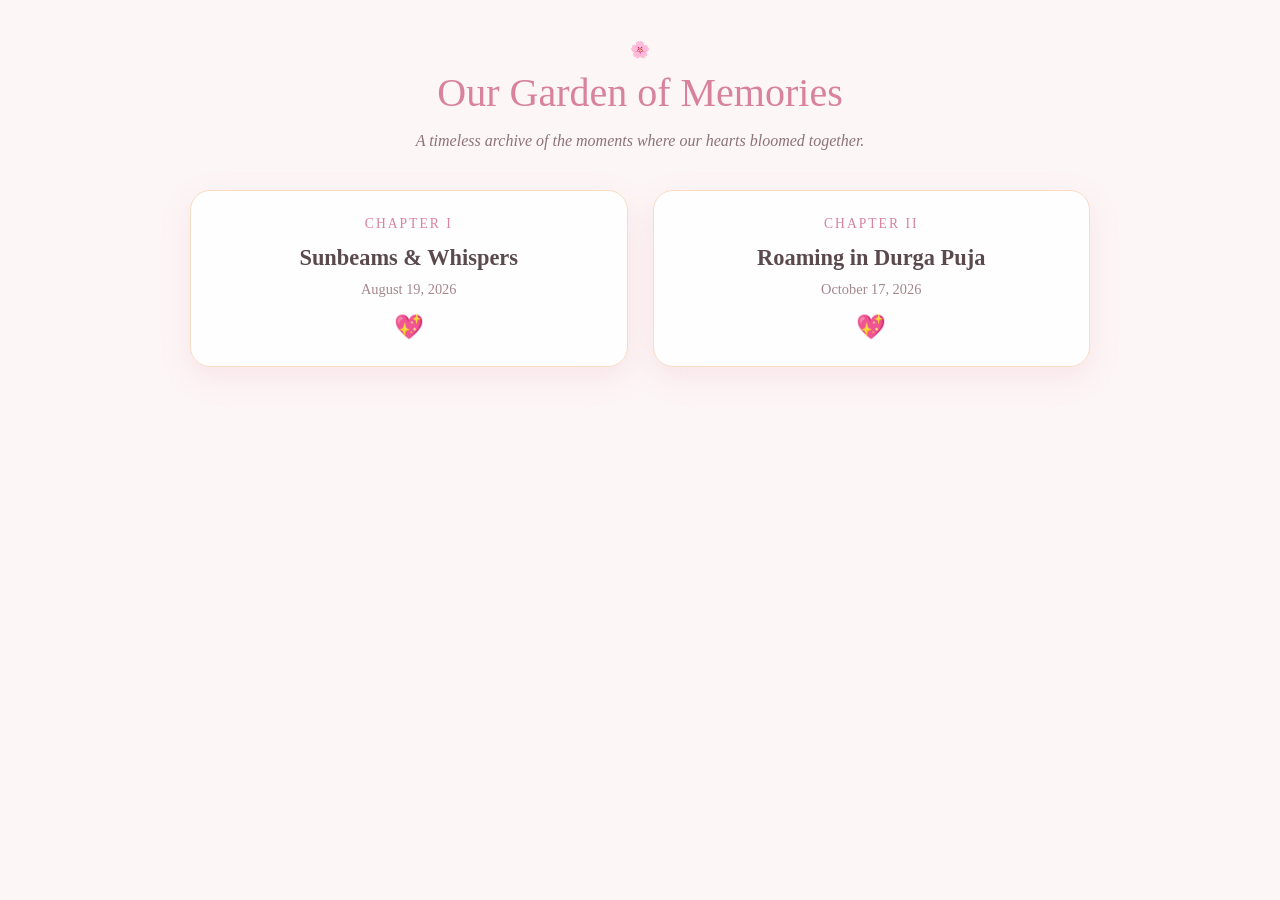
<file: index.html>
<!DOCTYPE html>
<html lang="en">
<head>
  <meta charset="UTF-8" />
  <meta name="viewport" content="width=device-width, initial-scale=1.0" />
  <title>Our Garden of Memories</title>
  <link rel="stylesheet" href="style.css" />
</head>
<body>
  <div class="heart-bg"></div>
  
  <main class="container">
    <header class="hero">
      <span class="heart-icon">🌸</span>
      <h1>Our Garden of Memories</h1>
      <p class="subtitle">A timeless archive of the moments where our hearts bloomed together.</p>
    </header>

    <section class="card-grid" id="datesContainer">
      <!-- Date cards are generated dynamically via JS -->
    </section>
  </main>

  <script src="script.js"></script>
</body>
</html>
</file>
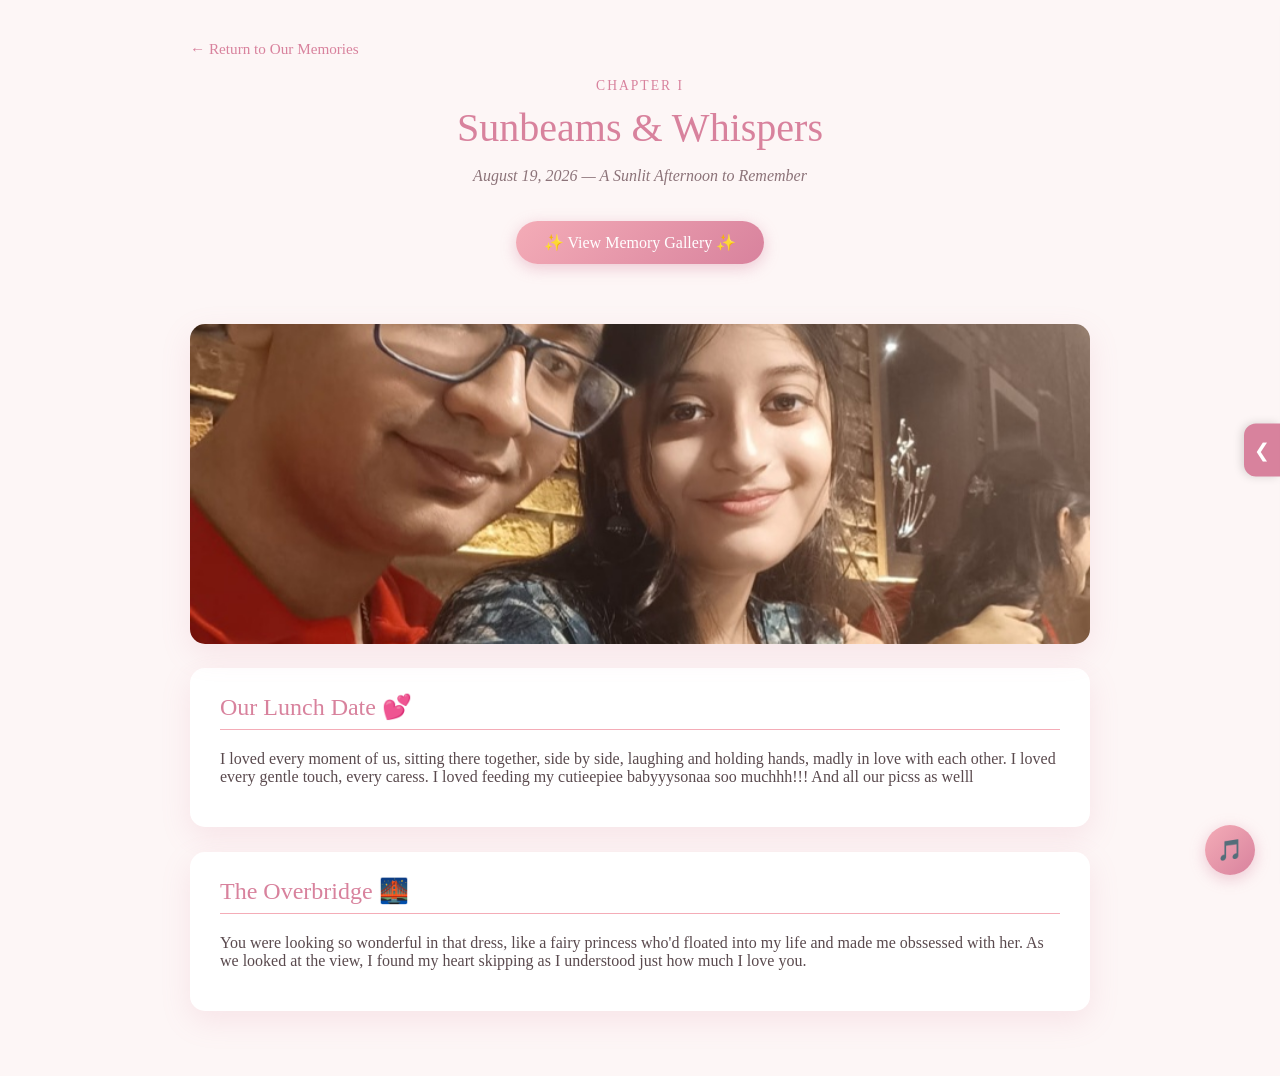
<file: date1.html>
<!DOCTYPE html>
<html lang="en">
<head>
  <meta charset="UTF-8" />
  <meta name="viewport" content="width=device-width, initial-scale=1.0" />
  <title>Chapter I: Sunbeams & Whispers</title>
  <link rel="stylesheet" href="style.css" />
</head>
<body>
  <div id="particle-container" class="particle-container"></div>

  <main class="container detail-container">
    <a href="index.html" class="back-link">← Return to Our Memories</a>
    
    <header class="hero">
      <span class="card-number">Chapter I</span>
      <h1>Sunbeams & Whispers</h1>
      <p class="subtitle">August 19, 2026 — A Sunlit Afternoon to Remember</p>
      
      <button id="togglePhotosBtn" class="photo-btn">
        <span class="btn-heart">✨</span> View Memory Gallery <span class="btn-heart">✨</span>
      </button>
    </header>

    <img src="pic3.jpg" alt="Our First Afternoon" class="hero-img previewable" />

    <section class="story-section">
      <h2>Our Lunch Date 💕</h2>
      <p>I loved every moment of us, sitting there together, side by side, laughing and holding hands, madly in love with each other. I loved every gentle touch, every caress. I loved feeding my cutieepiee babyyysonaa soo muchhh!!! And all our picss as welll</p>
    </section>

    <section class="story-section">
      <h2>The Overbridge 🌉</h2>
      <p>You were looking so wonderful in that dress, like a fairy princess who'd floated into my life and made me obssessed with her. As we looked at the view, I found my heart skipping as I understood just how much I love you.</p>
    </section>

    <section id="photoGallerySection" class="golden-gallery-section hidden">
      <h2 class="gallery-title">My Favourite Memories💖</h2>
      <p class="gallery-subtitle">Moments woven together by fate, shimmering under the warm afternoon sun.</p>
      
      <div class="golden-thread-container">
        <svg id="goldenLinesSvg" class="golden-svg"></svg>
        
        <div class="connected-photos-grid">
          <div class="photo-node" id="photo1">
            <img src="pic1.jpg" alt="Memory 1" class="previewable" />
          </div>

          <div class="photo-node offset-down" id="photo2">
            <img src="pic3.jpg" alt="Memory 2" class="previewable" />
          </div>

          <div class="photo-node" id="photo3">
            <img src="pic4.jpg" alt="Memory 3" class="previewable" />
          </div>

          <div class="photo-node offset-down" id="photo4">
            <img src="pic2.jpg" alt="Memory 4" class="previewable" />
          </div>
        </div>
      </div>
    </section>
  </main>

  <!-- Fullscreen Lightbox Modal -->
  <div id="lightboxModal" class="lightbox-modal">
    <span class="close-lightbox">&times;</span>
    
    <div class="lightbox-image-wrapper">
      <img id="lightboxImg" class="lightbox-content" alt="Full view memory" />
      <span id="lightboxSecretBadge" class="lightbox-secret-badge"></span>
    </div>
  </div>

  <!-- Music Toggle Floating Button & Audio Element -->
  <button id="musicToggleBtn" class="music-btn" title="Toggle Romantic Music">
    <span id="musicIcon">🎵</span>
  </button>
  <audio id="bgMusic" loop src="background.mp3"></audio>

  <!-- Side Arrow Trigger Button -->
  <button id="openSideGalleryBtn" class="side-arrow-btn" title="Open Full Gallery">
    ❮
  </button>

  <!-- Sliding Side Gallery Drawer -->
  <aside id="sideGallery" class="side-gallery">
    <div class="side-gallery-header">
      <h3>Memory Vault 💕</h3>
      <button id="closeSideGalleryBtn" class="close-side-btn">&times;</button>
    </div>
    <div class="side-gallery-grid" id="sideGalleryGrid">
      <!-- Dynamically populated with 20182.jpg through 20210.jpg via script.js -->
    </div>
  </aside>

  <script src="script.js"></script>
</body>
</html>
</file>
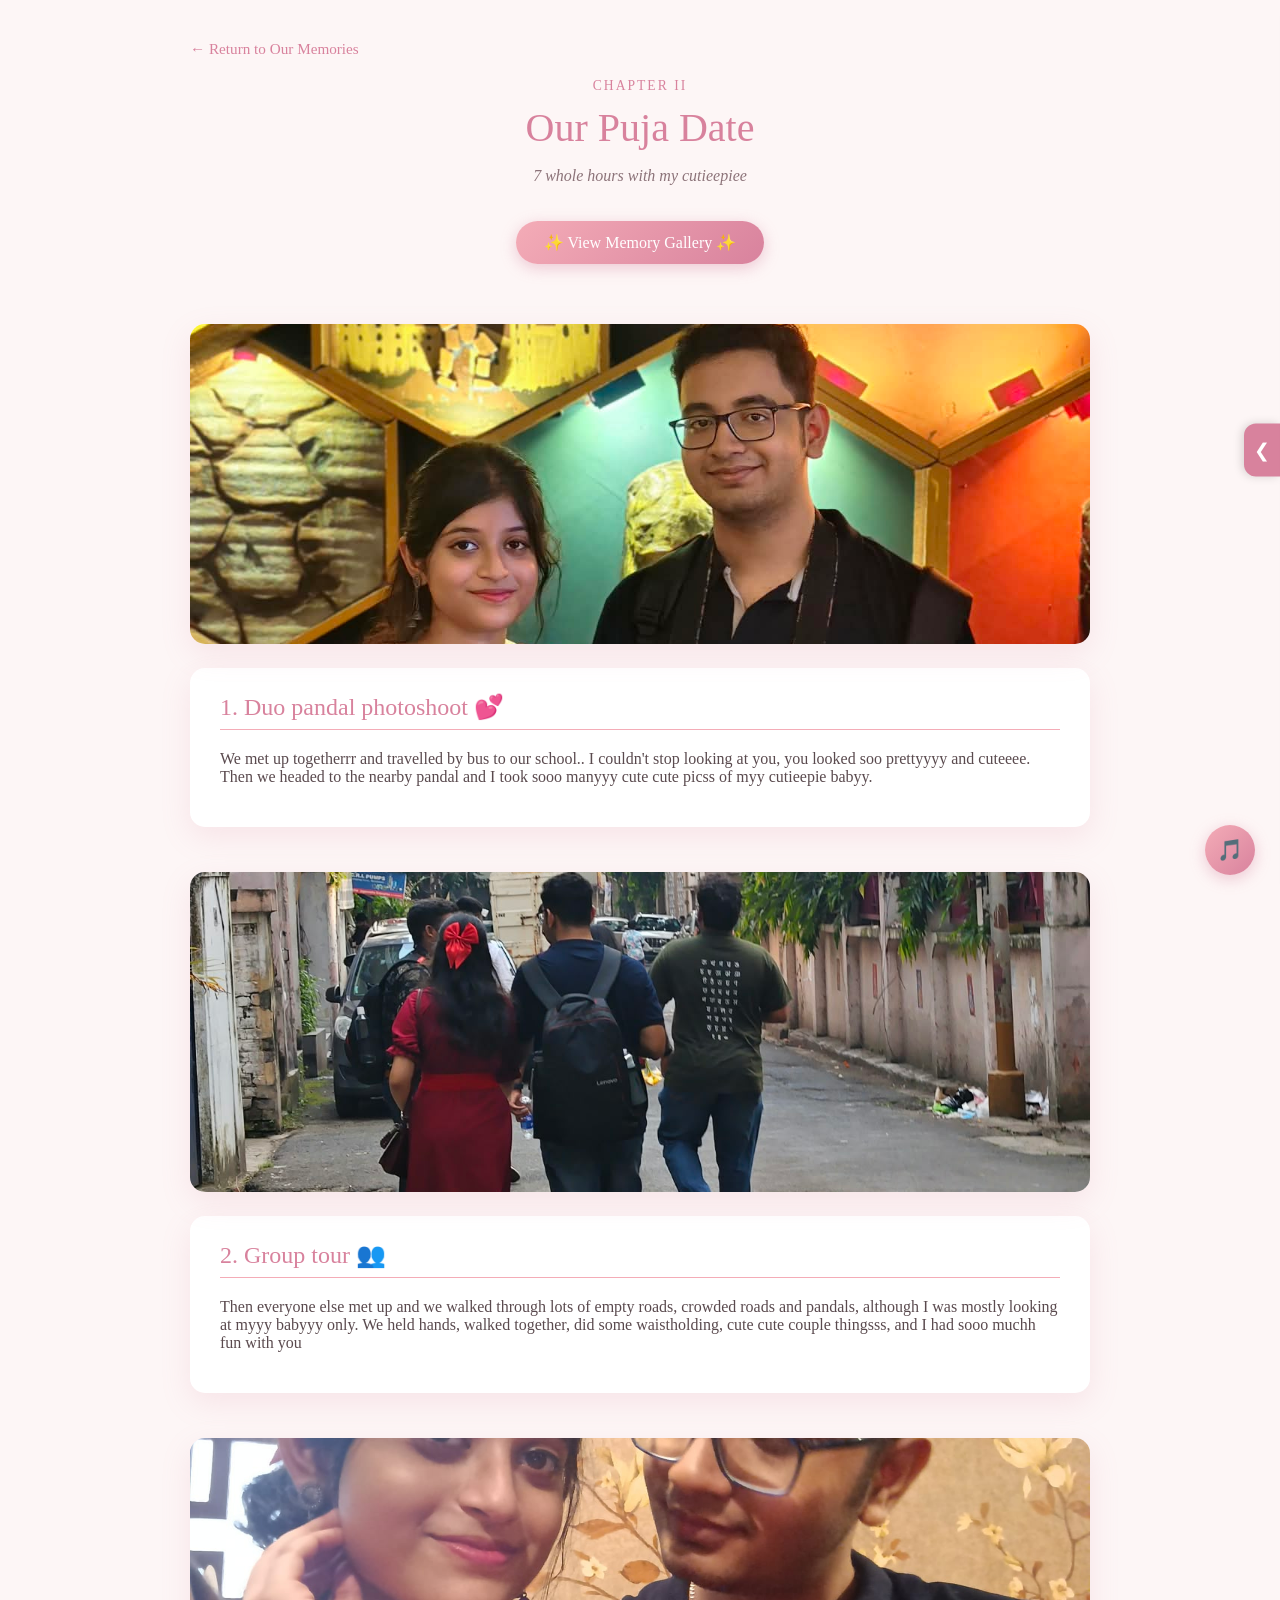
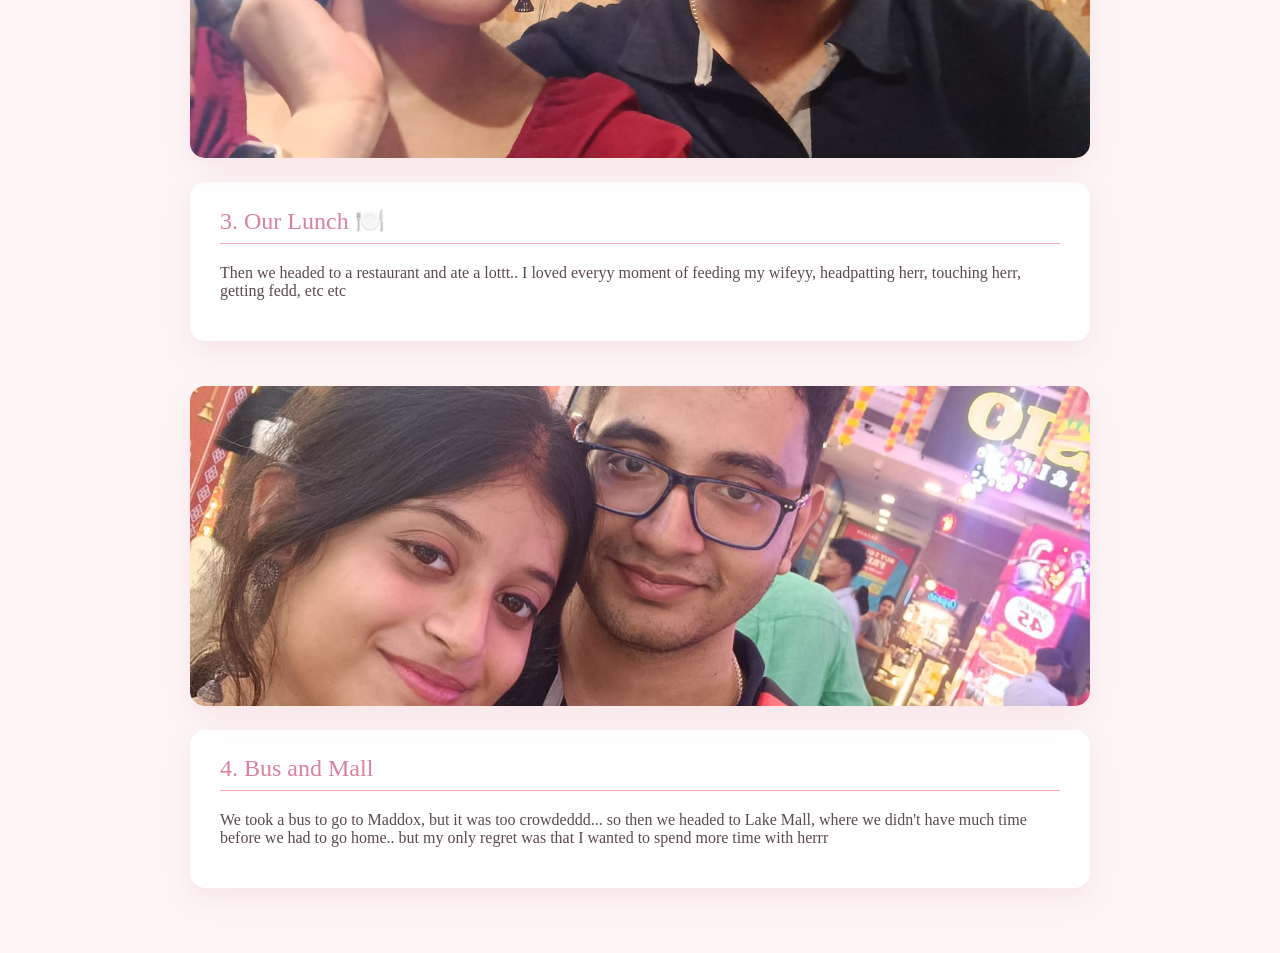
<file: date2.html>
<!DOCTYPE html>
<html lang="en">
<head>
  <meta charset="UTF-8" />
  <meta name="viewport" content="width=device-width, initial-scale=1.0" />
  <title>Chapter II: Our Puja date</title>
  <link rel="stylesheet" href="style.css" />
</head>
<body>
  <div id="particle-container" class="particle-container"></div>

  <main class="container detail-container">
    <a href="index.html" class="back-link">← Return to Our Memories</a>
    
    <header class="hero">
      <span class="card-number">Chapter II</span>
      <h1>Our Puja Date</h1>
      <p class="subtitle">7 whole hours with my cutieepiee </p>
      
      <button id="togglePhotosBtn" class="photo-btn">
        <span class="btn-heart">✨</span> View Memory Gallery <span class="btn-heart">✨</span>
      </button>
    </header>

    <img src="date2photos/41.jpg" alt="Our First Afternoon" class="hero-img previewable" />

    <!-- Blank Event Sections -->
    <section class="story-section">
      <h2>1. Duo pandal photoshoot 💕</h2>
      <p>We met up togetherrr and travelled by bus to our school.. I couldn't stop looking at you, you looked soo prettyyyy and cuteeee. 
         Then we headed to the nearby pandal and I took sooo manyyy cute cute picss of myy cutieepie babyy.
      </p>
    </section>

    <img src="date2photos/15.jpg" alt="Our First Afternoon" class="hero-img previewable" />

    <section class="story-section">
      <h2>2. Group tour 👥</h2>
      <p>Then everyone else met up and we walked through lots of empty roads, crowded roads and pandals, although I was mostly looking at myyy babyyy only. 
        We held hands, walked together, did some waistholding, cute cute couple thingsss, and I had sooo muchh fun with you</p>
    </section>

    <img src="date2photos/47.jpg" alt="Our First Afternoon" class="hero-img previewable" />

    <section class="story-section">
      <h2>3. Our Lunch 🍽️</h2>
      <p>Then we headed to a restaurant and ate a lottt.. I loved everyy moment of feeding my wifeyy, headpatting herr, touching herr, getting fedd, etc etc</p>
    </section>

    <img src="date2photos/48.jpg" alt="Our First Afternoon" class="hero-img previewable" />

    <section class="story-section">
      <h2>4. Bus and Mall</h2>
      <p>We took a bus to go to Maddox, but it was too crowdeddd... so then we headed to Lake Mall, 
        where we didn't have much time before we had to go home.. but my only regret was that I wanted to spend more time with herrr</p>
    </section>

    <section id="photoGallerySection" class="golden-gallery-section hidden">
      <h2 class="gallery-title">My Favourite Memories💖</h2>
      <p class="gallery-subtitle">Moments woven together by fate, shimmering under the warm afternoon sun.</p>
      
      <div class="golden-thread-container">
        <svg id="goldenLinesSvg" class="golden-svg"></svg>
        
        <div class="connected-photos-grid">
          <div class="photo-node" id="photo1">
            <img src="date2photos/2.jpg" alt="Memory 1" class="previewable" />
          </div>

          <div class="photo-node offset-down" id="photo2">
            <img src="date2photos/3.jpg" alt="Memory 2" class="previewable" />
          </div>

          <div class="photo-node" id="photo3">
            <img src="date2photos/4.jpg" alt="Memory 3" class="previewable" />
          </div>

          <div class="photo-node offset-down" id="photo4">
            <img src="date2photos/5.jpg" alt="Memory 4" class="previewable" />
          </div>
        </div>
      </div>
    </section>
  </main>

  <!-- Fullscreen Lightbox Modal -->
  <div id="lightboxModal" class="lightbox-modal">
    <span class="close-lightbox">&times;</span>
    
    <div class="lightbox-image-wrapper">
      <img id="lightboxImg" class="lightbox-content" alt="Full view memory" />
      <span id="lightboxSecretBadge" class="lightbox-secret-badge"></span>
    </div>
  </div>

  <!-- Music Toggle Floating Button & Audio Element -->
  <button id="musicToggleBtn" class="music-btn" title="Toggle Romantic Music">
    <span id="musicIcon">🎵</span>
  </button>
  <audio id="bgMusic" loop src="background.mp3"></audio>

  <!-- Side Arrow Trigger Button -->
  <button id="openSideGalleryBtn" class="side-arrow-btn" title="Open Full Gallery">
    ❮
  </button>

  <!-- Sliding Side Gallery Drawer -->
  <aside id="sideGallery" class="side-gallery">
    <div class="side-gallery-header">
      <h3>Memory Vault 💕</h3>
      <button id="closeSideGalleryBtn" class="close-side-btn">&times;</button>
    </div>
    <div class="side-gallery-grid" id="sideGalleryGrid">
      <!-- Dynamically populated with date2photos/1.jpg through date2photos/50.jpg -->
    </div>
  </aside>

  <script src="script.js"></script>
</body>
</html>
</file>
<file: style.css>
:root {
  --bg-color: #fdf6f6;
  --card-bg: rgba(255, 255, 255, 0.85);
  --primary-pink: #f4acb7;
  --deep-rose: #d8829d;
  --soft-text: #5a4a4e;
  --accent-gold: #e2b4bd;
  --shadow: 0 10px 30px rgba(216, 130, 157, 0.15);
}

/* ==========================================================================
   Base & Layout
   ========================================================================== */
body {
  margin: 0;
  padding: 0;
  font-family: 'Georgia', serif;
  background-color: var(--bg-color);
  color: var(--soft-text);
  min-height: 100vh;
  display: flex;
  justify-content: center;
  position: relative;
  overflow-x: hidden;
}

.container {
  max-width: 900px;
  width: 90%;
  padding: 40px 20px;
}

/* ==========================================================================
   Hero Header
   ========================================================================== */
.hero {
  text-align: center;
  margin-bottom: 40px;
}

.hero h1 {
  font-size: 2.5rem;
  color: var(--deep-rose);
  margin: 10px 0;
  font-weight: normal;
}

.subtitle {
  font-style: italic;
  color: #8c7379;
}

.card-number {
  font-size: 0.85rem;
  letter-spacing: 2px;
  text-transform: uppercase;
  color: var(--deep-rose);
  margin-bottom: 8px;
  display: block;
}

.back-link {
  display: inline-block;
  margin-bottom: 20px;
  color: var(--deep-rose);
  text-decoration: none;
  font-size: 0.95rem;
  transition: color 0.2s ease;
}

.back-link:hover {
  color: #b55d78;
}

/* ==========================================================================
   Landing Page Grid & Cards (index.html)
   ========================================================================== */
.card-grid {
  display: grid;
  grid-template-columns: repeat(auto-fit, minmax(260px, 1fr));
  gap: 25px;
}

.date-card {
  background: var(--card-bg);
  border-radius: 20px;
  padding: 25px;
  text-align: center;
  border: 1px solid #f9dcc4;
  box-shadow: var(--shadow);
  transition: transform 0.3s ease, box-shadow 0.3s ease;
  text-decoration: none;
  color: inherit;
  display: flex;
  flex-direction: column;
  align-items: center;
}

.date-card:hover {
  transform: translateY(-8px);
  box-shadow: 0 15px 35px rgba(216, 130, 157, 0.25);
}

.card-title {
  font-size: 1.4rem;
  margin: 5px 0 10px;
  color: var(--soft-text);
}

.card-date {
  font-size: 0.9rem;
  color: #a3888e;
  margin-bottom: 15px;
}

.heart-badge {
  font-size: 1.5rem;
  margin-top: auto;
}

/* ==========================================================================
   Detail Page Structure (date1.html)
   ========================================================================== */
.hero-img {
  width: 100%;
  height: 320px;
  object-fit: cover;
  border-radius: 15px;
  margin: 20px 0;
  box-shadow: var(--shadow);
  cursor: pointer;
  transition: transform 0.3s ease;
}

.hero-img:hover {
  transform: scale(1.01);
}

.story-section {
  background: white;
  padding: 25px 30px;
  border-radius: 15px;
  margin-bottom: 25px;
  box-shadow: var(--shadow);
}

.story-section h2 {
  color: var(--deep-rose);
  font-weight: normal;
  border-bottom: 1px solid var(--primary-pink);
  padding-bottom: 8px;
  margin-top: 0;
}

/* ==========================================================================
   Buttons
   ========================================================================== */
.photo-btn {
  margin-top: 20px;
  background: linear-gradient(135deg, #f4acb7, #d8829d);
  color: white;
  border: none;
  padding: 12px 28px;
  border-radius: 30px;
  font-family: 'Georgia', serif;
  font-size: 1rem;
  cursor: pointer;
  box-shadow: 0 4px 15px rgba(216, 130, 157, 0.4);
  transition: all 0.3s ease;
  outline: none;
}

.photo-btn:hover {
  transform: translateY(-2px) scale(1.04);
  box-shadow: 0 6px 20px rgba(216, 130, 157, 0.6);
}

.photo-btn:active {
  transform: translateY(0) scale(0.98);
}

/* ==========================================================================
   Golden Lines Gallery & Micro Photo Badges
   ========================================================================== */
.golden-gallery-section {
  background: rgba(255, 255, 255, 0.9);
  padding: 30px 20px;
  border-radius: 20px;
  margin: 30px 0;
  box-shadow: var(--shadow);
  border: 1px solid #f9dcc4;
  transition: opacity 0.5s ease;
}

.golden-gallery-section.hidden {
  display: none;
}

.gallery-title {
  text-align: center;
  color: var(--deep-rose);
  margin-bottom: 5px;
  font-weight: normal;
}

.gallery-subtitle {
  text-align: center;
  font-style: italic;
  color: #8c7379;
  margin-bottom: 25px;
  font-size: 0.9rem;
}

.golden-thread-container {
  position: relative;
  width: 100%;
}

.golden-svg {
  position: absolute;
  top: 0;
  left: 0;
  width: 100%;
  height: 100%;
  pointer-events: none;
  z-index: 1;
}

.connected-photos-grid {
  display: grid;
  grid-template-columns: repeat(4, 1fr);
  gap: 10px;
  justify-items: center;
  align-items: center;
  position: relative;
  z-index: 2;
  padding: 25px 0;
}

/* Small Circular Photo Badges */
.photo-node {
  width: 80px;
  height: 80px;
  background: white;
  padding: 5px;
  border-radius: 50%;
  box-shadow: 0 4px 15px rgba(216, 130, 157, 0.3);
  border: 2px solid #fceade;
  transition: transform 0.3s ease, box-shadow 0.3s ease;
  display: flex;
  align-items: center;
  justify-content: center;
  box-sizing: border-box;
  cursor: pointer;
}

.photo-node:hover {
  transform: scale(1.2);
  box-shadow: 0 6px 20px rgba(216, 130, 157, 0.5);
}

.photo-node.offset-down {
  transform: translateY(25px);
}

.photo-node.offset-down:hover {
  transform: translateY(25px) scale(1.2);
}

.photo-node img {
  width: 100%;
  height: 100%;
  object-fit: cover;
  border-radius: 50%;
}

/* ==========================================================================
   Full-Size Lightbox Modal
   ========================================================================== */
.lightbox-modal {
  display: none;
  position: fixed;
  z-index: 9999;
  left: 0;
  top: 0;
  width: 100vw;
  height: 100vh;
  background-color: rgba(40, 25, 30, 0.88);
  backdrop-filter: blur(8px);
  justify-content: center;
  align-items: center;
}

.lightbox-content {
  max-width: 90%;
  max-height: 85vh;
  object-fit: contain;
  border-radius: 16px;
  box-shadow: 0 15px 40px rgba(0, 0, 0, 0.6);
  border: 4px solid #ffffff;
  animation: zoomIn 0.3s cubic-bezier(0.175, 0.885, 0.32, 1.275);
}

.close-lightbox {
  position: absolute;
  top: 25px;
  right: 35px;
  color: #ffffff;
  font-size: 45px;
  font-weight: bold;
  cursor: pointer;
  user-select: none;
  transition: transform 0.2s ease, color 0.2s ease;
}

.close-lightbox:hover {
  transform: scale(1.2);
  color: var(--primary-pink);
}

@keyframes zoomIn {
  from { transform: scale(0.4); opacity: 0; }
  to { transform: scale(1); opacity: 1; }
}

/* ==========================================================================
   Floating Particles (Hearts & Wisps)
   ========================================================================== */
.particle-container {
  position: fixed;
  top: 0;
  left: 0;
  width: 100%;
  height: 100%;
  pointer-events: none;
  z-index: -1;
  overflow: hidden;
}

.floating-heart, .wisp {
  position: absolute;
  bottom: -10%;
  opacity: 0;
  animation: floatUp linear forwards;
}

.wisp {
  width: 12px;
  height: 12px;
  background: radial-gradient(circle, rgba(244, 172, 183, 0.8) 0%, rgba(255, 255, 255, 0) 70%);
  border-radius: 50%;
  filter: blur(2px);
}

@keyframes floatUp {
  0% {
    transform: translateY(0) translateX(0) scale(0.8);
    opacity: 0;
  }
  20% {
    opacity: 0.8;
  }
  50% {
    transform: translateY(-50vh) translateX(20px) scale(1);
  }
  80% {
    opacity: 0.6;
  }
  100% {
    transform: translateY(-110vh) translateX(-20px) scale(1.2);
    opacity: 0;
  }
}

/* ==========================================================================
   Responsive Adaptations
   ========================================================================== */
@media (max-width: 600px) {
  .connected-photos-grid {
    grid-template-columns: repeat(2, 1fr);
    gap: 30px 10px;
  }
  
  .photo-node.offset-down {
    transform: translateY(0);
  }
  
  .photo-node.offset-down:hover {
    transform: scale(1.2);
  }

  .hero h1 {
    font-size: 2rem;
  }
}

/* --- Floating Music Button --- */
.music-btn {
  position: fixed;
  bottom: 25px;
  right: 25px;
  width: 50px;
  height: 50px;
  border-radius: 50%;
  background: linear-gradient(135deg, #f4acb7, #d8829d);
  color: white;
  border: none;
  font-size: 1.3rem;
  cursor: pointer;
  box-shadow: 0 4px 15px rgba(216, 130, 157, 0.4);
  z-index: 1000;
  transition: transform 0.3s ease;
}

.music-btn:hover {
  transform: scale(1.1);
}

.music-btn.playing {
  animation: pulse 1.5s infinite;
}

@keyframes pulse {
  0% { box-shadow: 0 0 0 0 rgba(244, 172, 183, 0.7); }
  70% { box-shadow: 0 0 0 15px rgba(244, 172, 183, 0); }
  100% { box-shadow: 0 0 0 0 rgba(244, 172, 183, 0); }
}

/* --- Side Arrow Trigger Button --- */
.side-arrow-btn {
  position: fixed;
  top: 50%;
  right: 0;
  transform: translateY(-50%);
  background: var(--deep-rose);
  color: white;
  border: none;
  padding: 15px 10px;
  border-top-left-radius: 12px;
  border-bottom-left-radius: 12px;
  font-size: 1.2rem;
  cursor: pointer;
  box-shadow: -2px 0 10px rgba(0,0,0,0.15);
  z-index: 999;
  transition: background 0.3s ease, padding 0.3s ease;
}

.side-arrow-btn:hover {
  background: #b55d78;
  padding-right: 15px;
}

/* --- Sliding Side Gallery Drawer --- */
.side-gallery {
  position: fixed;
  top: 0;
  right: -380px; /* Hidden by default */
  width: 350px;
  height: 100vh;
  background: rgba(253, 246, 246, 0.96);
  backdrop-filter: blur(10px);
  box-shadow: -5px 0 25px rgba(0,0,0,0.2);
  z-index: 1001;
  transition: right 0.4s cubic-bezier(0.175, 0.885, 0.32, 1.275);
  display: flex;
  flex-direction: column;
}

.side-gallery.open {
  right: 0;
}

.side-gallery-header {
  padding: 20px;
  display: flex;
  justify-content: space-between;
  align-items: center;
  border-bottom: 1px solid var(--primary-pink);
}

.side-gallery-header h3 {
  margin: 0;
  color: var(--deep-rose);
}

.close-side-btn {
  background: none;
  border: none;
  font-size: 1.8rem;
  color: var(--soft-text);
  cursor: pointer;
}

.side-gallery-grid {
  padding: 20px;
  overflow-y: auto;
  display: grid;
  grid-template-columns: repeat(2, 1fr);
  gap: 12px;
}

.side-gallery-grid img {
  width: 100%;
  height: 120px;
  object-fit: cover;
  border-radius: 10px;
  cursor: pointer;
  border: 2px solid #ffffff;
  transition: transform 0.2s ease;
}

.side-gallery-grid img:hover {
  transform: scale(1.05);
}

/* Hide lightbox arrows by default */
.lightbox-arrow {
  display: none; 
  position: absolute;
  top: 50%;
  transform: translateY(-50%);
  background: rgba(255, 255, 255, 0.25);
  color: #ffffff;
  border: none;
  font-size: 2rem;
  padding: 15px 20px;
  cursor: pointer;
  border-radius: 50%;
  transition: background 0.3s ease, transform 0.2s ease;
  user-select: none;
  z-index: 10000;
}

.lightbox-arrow:hover {
  background: rgba(244, 172, 183, 0.85);
  transform: translateY(-50%) scale(1.1);
}

.prev-arrow { left: 20px; }
.next-arrow { right: 20px; }
/* Container for Lightbox image and secret badge */
.lightbox-image-wrapper {
  position: relative;
  display: inline-block;
  max-width: 90%;
  max-height: 85vh;
}

/* Watermark Badge inside Lightbox (Clean, non-red, non-handwritten) */
.lightbox-secret-badge {
  display: none;
  position: absolute;
  bottom: 18px;
  right: 22px;
  background: rgba(40, 25, 30, 0.45);
  backdrop-filter: blur(4px);
  color: rgba(255, 255, 255, 0.75);
  font-family: 'Georgia', serif;
  font-size: 1.1rem;
  letter-spacing: 1px;
  padding: 4px 12px;
  border-radius: 8px;
  border: 1px solid rgba(255, 255, 255, 0.2);
  pointer-events: none;
  user-select: none;
  z-index: 10001;
}
</file>
